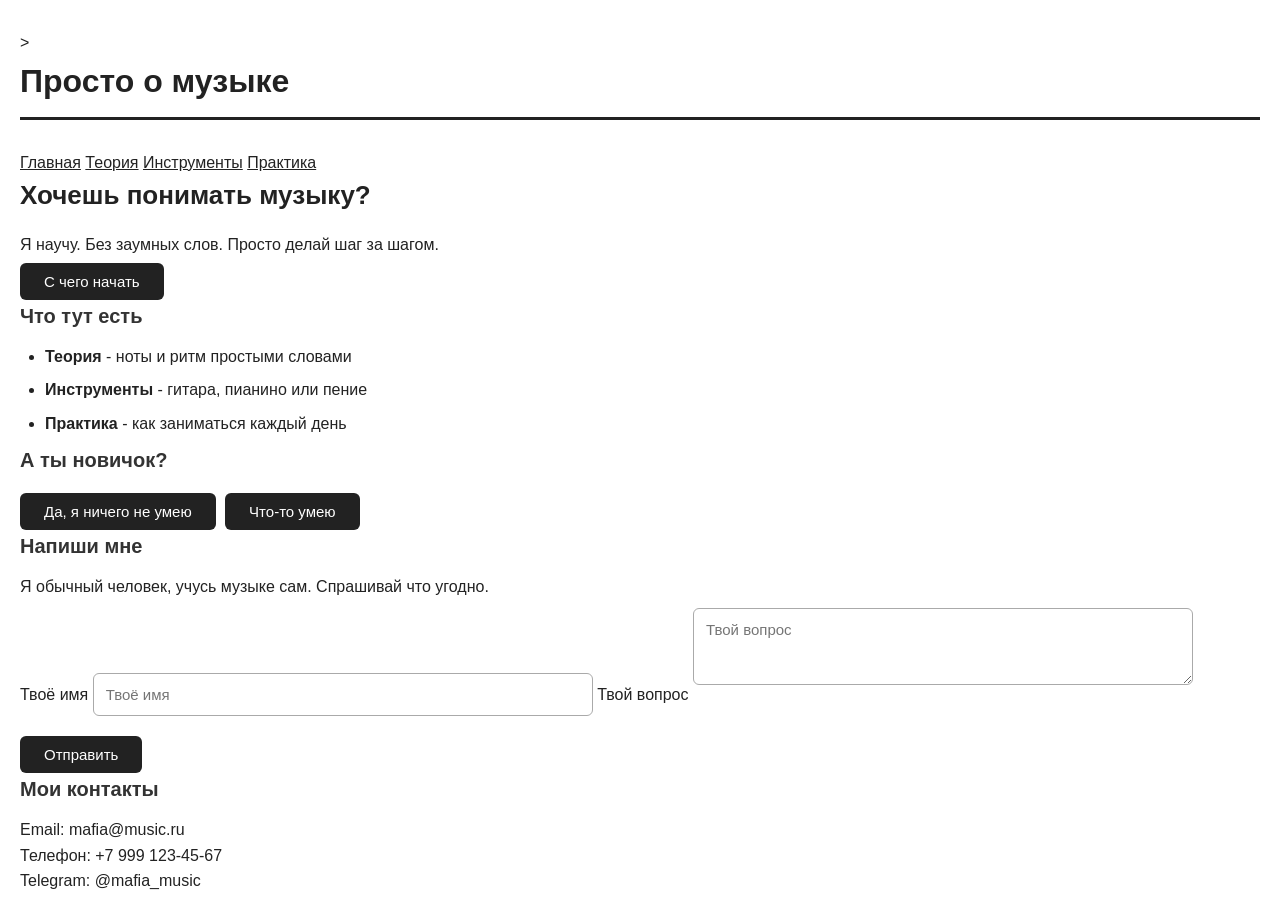
<file: index.html>
<!DOCTYPE html>
<html lang="ru">
<head>
    <meta charset="UTF-8">
    <title>Учим музыку - Главная</title>
</head>
<body>
<link rel="stylesheet" href="style.css">>
    <h1>Просто о музыке</h1>

    <div>
        <a href="index.html">Главная</a>
        <a href="theory.html">Теория</a>
        <a href="instruments.html">Инструменты</a>
        <a href="practice.html">Практика</a>
    </div>

    <div>
        <h2>Хочешь понимать музыку?</h2>
        <p>Я научу. Без заумных слов. Просто делай шаг за шагом.</p>
        <button onclick="alert('Начни с теории. Жми в меню - Теория')">С чего начать</button>
    </div>

    <div>
        <h3>Что тут есть</h3>
        <ul>
            <li><strong>Теория</strong> - ноты и ритм простыми словами</li>
            <li><strong>Инструменты</strong> - гитара, пианино или пение</li>
            <li><strong>Практика</strong> - как заниматься каждый день</li>
        </ul>
    </div>

    <div>
        <h3>А ты новичок?</h3>
        <button onclick="document.getElementById('sovet').innerHTML='Начни с хлопков в ладоши под любимую песню. Просто слушай и хлопай.'">Да, я ничего не умею</button>
        <button onclick="document.getElementById('sovet').innerHTML='Уже что-то слышишь? Попробуй подобрать мелодию из рекламы.'">Что-то умею</button>
        <p id="sovet"></p>
    </div>

    <div>
        <h3>Напиши мне</h3>
        <p>Я обычный человек, учусь музыке сам. Спрашивай что угодно.</p>
        
        <label>Твоё имя</label>
        <input type="text" id="userName" placeholder="Твоё имя">
        
        <label>Твой вопрос</label>
        <textarea rows="3" id="userMsg" placeholder="Твой вопрос"></textarea>
        
        <button onclick="sendMyMessage()">Отправить</button>
        <p id="msgResult"></p>
    </div>

    <div>
        <h3>Мои контакты</h3>
        <p>Email: mafia@music.ru</p>
        <p>Телефон: +7 999 123-45-67</p>
        <p>Telegram: @mafia_music</p>
    </div>

    <script>
        function sendMyMessage() {
            let name = document.getElementById('userName').value;
            let msg = document.getElementById('userMsg').value;
            if (name == "" || msg == "") {
                alert("Напиши имя и вопрос");
            } else {
                document.getElementById('msgResult').innerHTML = "Спасибо, " + name + "! Я отвечу через пару дней. Не бросай музыку!";
                document.getElementById('userName').value = "";
                document.getElementById('userMsg').value = "";
            }
        }
    </script>

</body>
</html>
</file>
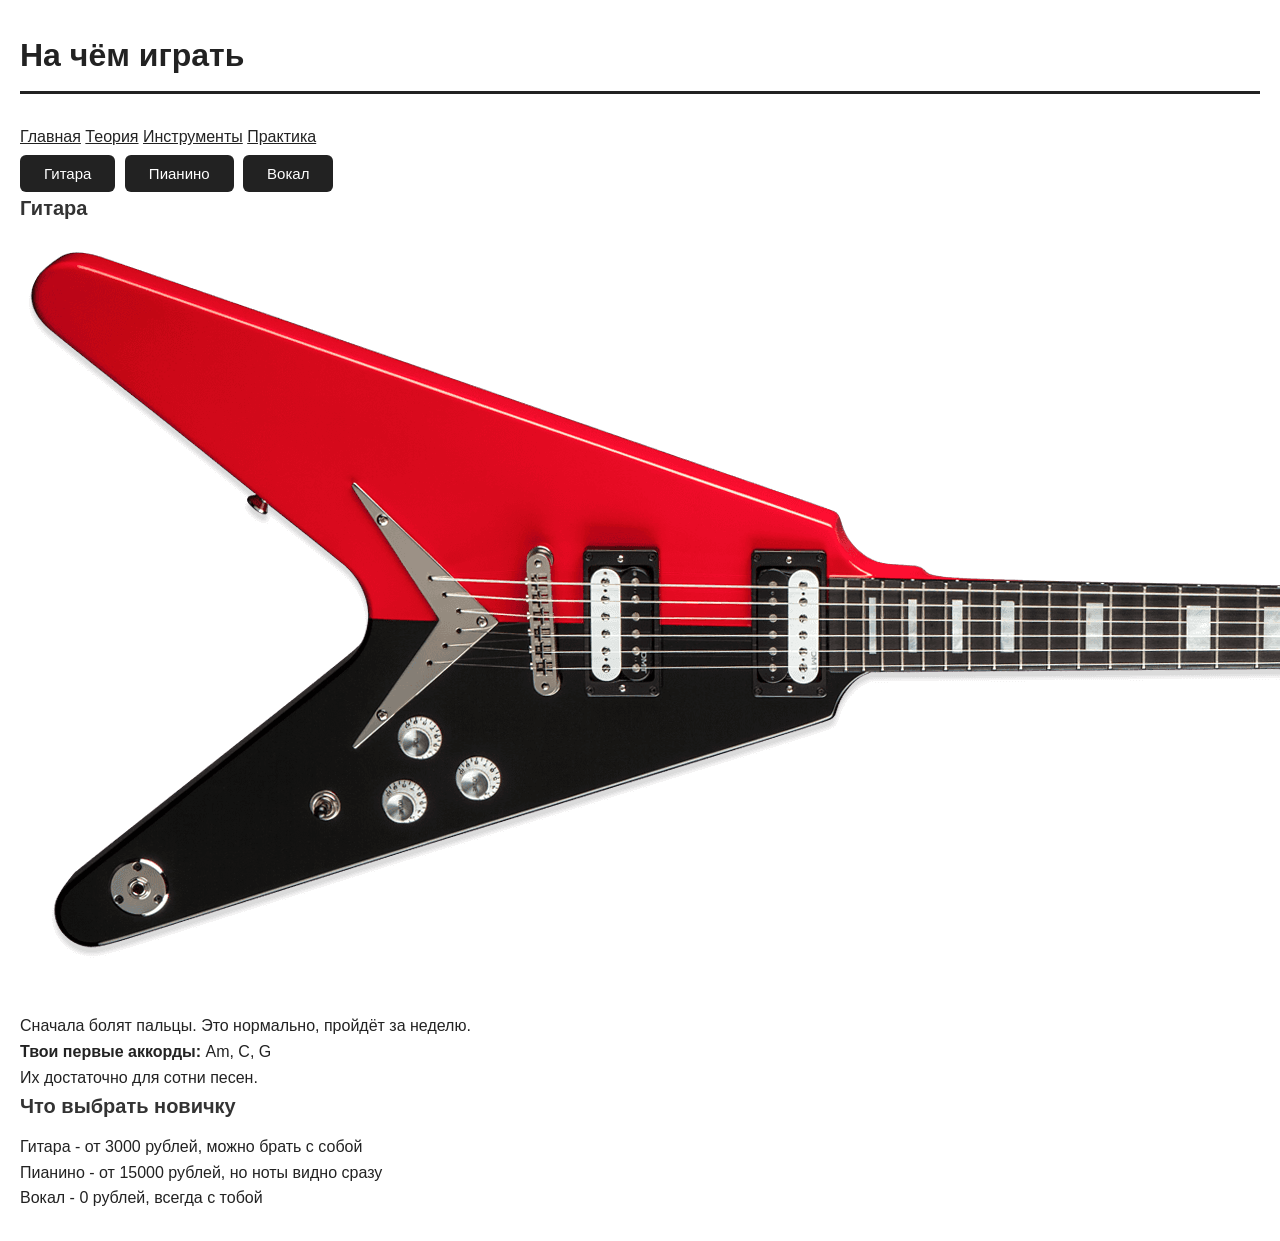
<file: instruments.html>
<!DOCTYPE html>
<html lang="ru">
<head>
    <meta charset="UTF-8">
    <title>Музыкальные инструменты</title>
</head>
<body>
<link rel="stylesheet" href="style.css">
    <h1>На чём играть</h1>

    <div>
        <a href="index.html">Главная</a>
        <a href="theory.html">Теория</a>
        <a href="instruments.html">Инструменты</a>
        <a href="practice.html">Практика</a>
    </div>

    <div>
        <button onclick="showInst('guitar')">Гитара</button>
        <button onclick="showInst('piano')">Пианино</button>
        <button onclick="showInst('voice')">Вокал</button>
    </div>

    <div id="guitar">
        <h3>Гитара</h3>
        <img src="гитара.png">
        <p>Сначала болят пальцы. Это нормально, пройдёт за неделю.</p>
        <p><strong>Твои первые аккорды:</strong> Am, C, G</p>
        <p>Их достаточно для сотни песен.</p>
    </div>

    <div id="piano" style="display: none;">
        <h3>Пианино</h3>
        <img src="пианино.jpg">
        <p>Белые клавиши - это ноты. Чёрные - между ними.</p>
        <p><strong>Как найти ноту ДО:</strong> Найди две чёрные клавиши. Слева от них - ДО.</p>
        <p>Попробуй сыграть все белые подряд - это гамма.</p>
    </div>

    <div id="voice" style="display: none;">
        <h3>Вокал (пение)</h3>
        <img src="рот.jpeg">
        <p>Твой голос - это бесплатный инструмент. Он всегда с тобой.</p>
        <p><strong>Упражнение:</strong> Дуй как на свечку - ровно и спокойно. Так тренируется дыхание.</p>
        <p>Пей тёплую воду перед пением.</p>
    </div>

    <div>
        <h3>Что выбрать новичку</h3>
        <p>Гитара - от 3000 рублей, можно брать с собой</p>
        <p>Пианино - от 15000 рублей, но ноты видно сразу</p>
        <p>Вокал - 0 рублей, всегда с тобой</p>
    </div>

    <script>
        function showInst(name) {
            document.getElementById('guitar').style.display = 'none';
            document.getElementById('piano').style.display = 'none';
            document.getElementById('voice').style.display = 'none';
            document.getElementById(name).style.display = 'block';
        }
    </script>

</body>
</html>
</file>
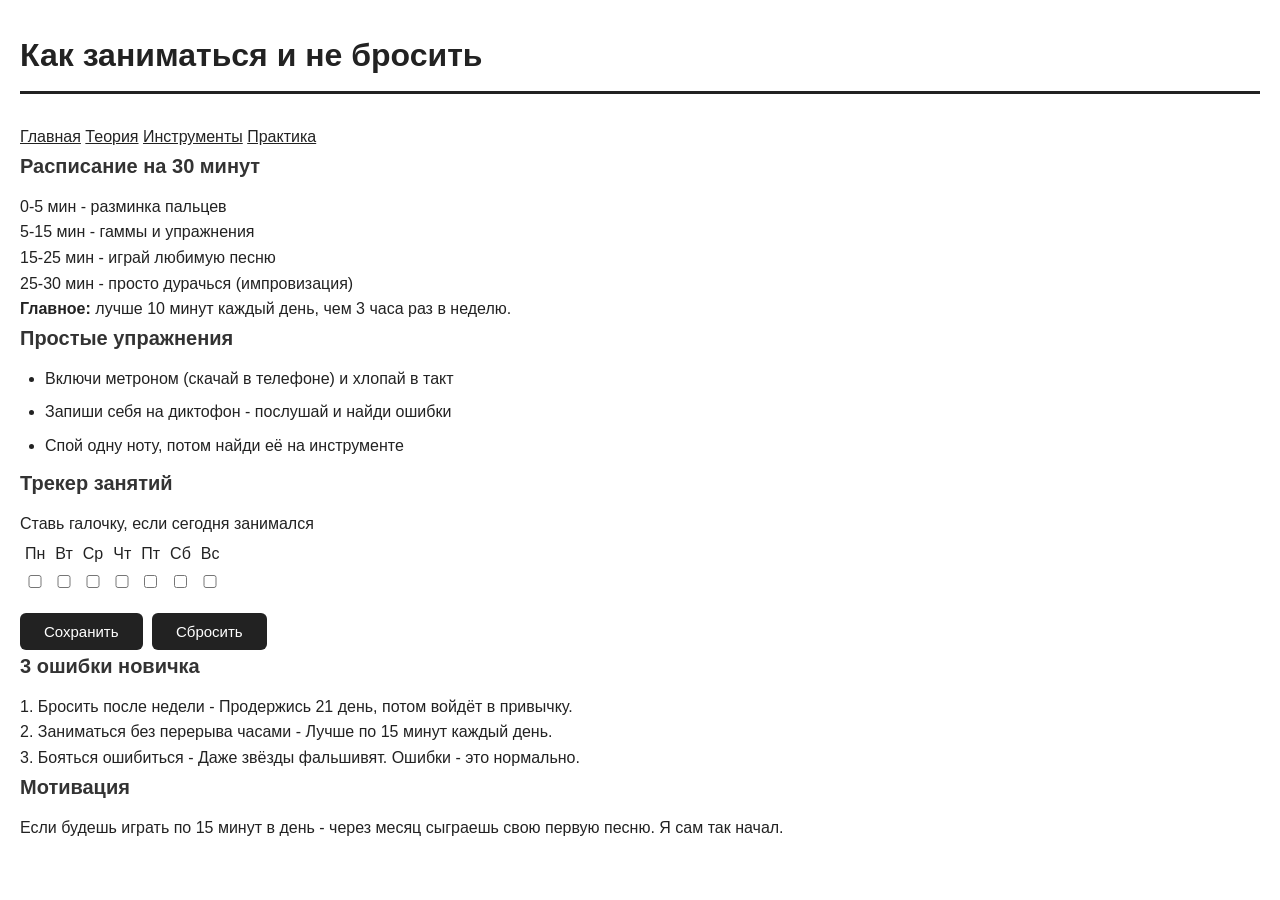
<file: practice.html>
<!DOCTYPE html>
<html lang="ru">
<head>
    <meta charset="UTF-8">
    <title>Практика музыки</title>
</head>
<body>
<link rel="stylesheet" href="style.css">
    <h1>Как заниматься и не бросить</h1>

    <div>
        <a href="index.html">Главная</a>
        <a href="theory.html">Теория</a>
        <a href="instruments.html">Инструменты</a>
        <a href="practice.html">Практика</a>
    </div>

    <div>
        <h3>Расписание на 30 минут</h3>
        <p>0-5 мин - разминка пальцев</p>
        <p>5-15 мин - гаммы и упражнения</p>
        <p>15-25 мин - играй любимую песню</p>
        <p>25-30 мин - просто дурачься (импровизация)</p>
        <p><strong>Главное:</strong> лучше 10 минут каждый день, чем 3 часа раз в неделю.</p>
    </div>

    <div>
        <h3>Простые упражнения</h3>
        <ul>
            <li>Включи метроном (скачай в телефоне) и хлопай в такт</li>
            <li>Запиши себя на диктофон - послушай и найди ошибки</li>
            <li>Спой одну ноту, потом найди её на инструменте</li>
        </ul>
    </div>

    <div>
        <h3>Трекер занятий</h3>
        <p>Ставь галочку, если сегодня занимался</p>
        <div id="tracker"></div>
        <button onclick="saveTrack()">Сохранить</button>
        <button onclick="clearTrack()">Сбросить</button>
        <p id="trackMsg"></p>
    </div>

    <div>
        <h3>3 ошибки новичка</h3>
        <p>1. Бросить после недели - Продержись 21 день, потом войдёт в привычку.</p>
        <p>2. Заниматься без перерыва часами - Лучше по 15 минут каждый день.</p>
        <p>3. Бояться ошибиться - Даже звёзды фальшивят. Ошибки - это нормально.</p>
    </div>

    <div>
        <h3>Мотивация</h3>
        <p>Если будешь играть по 15 минут в день - через месяц сыграешь свою первую песню. Я сам так начал.</p>
    </div>

    <script>
        const days = ['Пн', 'Вт', 'Ср', 'Чт', 'Пт', 'Сб', 'Вс'];
        
        function loadTrack() {
            let saved = localStorage.getItem('musicTrack');
            let checks = saved ? JSON.parse(saved) : [false, false, false, false, false, false, false];
            let html = '';
            for (let i = 0; i < days.length; i++) {
                html += '<div style="display:inline-block; margin:5px; text-align:center;">' + days[i] + '<br><input type="checkbox" id="day' + i + '" ' + (checks[i] ? 'checked' : '') + '></div>';
            }
            document.getElementById('tracker').innerHTML = html;
        }
        
        function saveTrack() {
            let newChecks = [];
            for (let i = 0; i < days.length; i++) {
                let cb = document.getElementById('day' + i);
                newChecks.push(cb ? cb.checked : false);
            }
            localStorage.setItem('musicTrack', JSON.stringify(newChecks));
            document.getElementById('trackMsg').innerHTML = 'Сохранено. Ты молодец.';
            setTimeout(() => document.getElementById('trackMsg').innerHTML = '', 2000);
        }
        
        function clearTrack() {
            localStorage.removeItem('musicTrack');
            loadTrack();
            document.getElementById('trackMsg').innerHTML = 'Всё сброшено. Начинай сначала.';
        }
        
        loadTrack();
    </script>

</body>
</html>
</file>
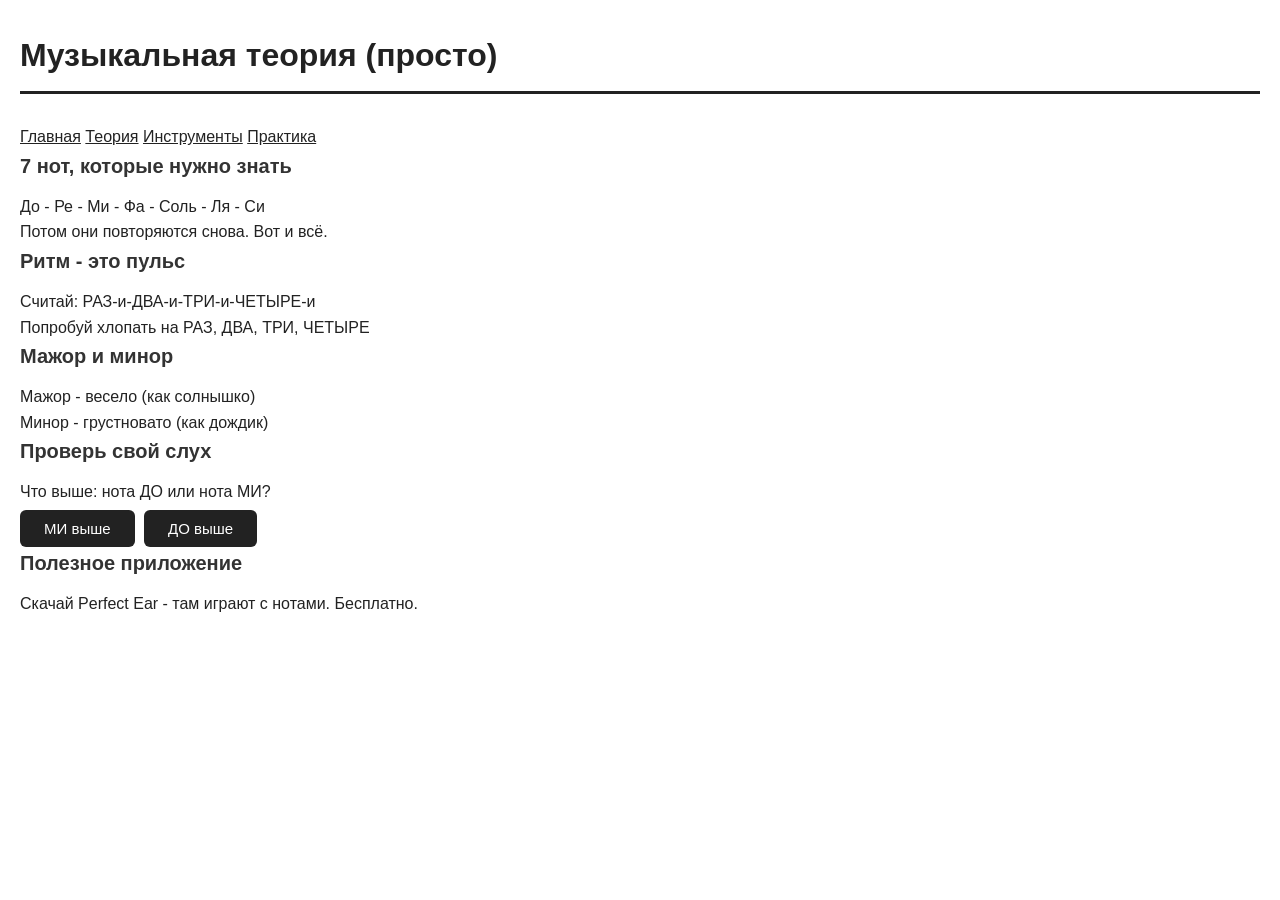
<file: theory.html>
<!DOCTYPE html>
<html lang="ru">
<head>
    <meta charset="UTF-8">
    <title>Теория музыки</title>
</head>
<body>
<link rel="stylesheet" href="style.css">
    <h1>Музыкальная теория (просто)</h1>

    <div>
        <a href="index.html">Главная</a>
        <a href="theory.html">Теория</a>
        <a href="instruments.html">Инструменты</a>
        <a href="practice.html">Практика</a>
    </div>

    <div>
        <h3>7 нот, которые нужно знать</h3>
        <p>До - Ре - Ми - Фа - Соль - Ля - Си</p>
        <p>Потом они повторяются снова. Вот и всё.</p>
    </div>

    <div>
        <h3>Ритм - это пульс</h3>
        <p>Считай: РАЗ-и-ДВА-и-ТРИ-и-ЧЕТЫРЕ-и</p>
        <p>Попробуй хлопать на РАЗ, ДВА, ТРИ, ЧЕТЫРЕ</p>
    </div>

    <div>
        <h3>Мажор и минор</h3>
        <p>Мажор - весело (как солнышко)</p>
        <p>Минор - грустновато (как дождик)</p>
    </div>

    <div>
        <h3>Проверь свой слух</h3>
        <p>Что выше: нота ДО или нота МИ?</p>
        <button onclick="document.getElementById('otvet').innerHTML='Правильно! МИ выше, чем ДО'">МИ выше</button>
        <button onclick="document.getElementById('otvet').innerHTML='Нет. МИ выше, потому что порядок: До-Ре-Ми'">ДО выше</button>
        <p id="otvet"></p>
    </div>

    <div>
        <h3>Полезное приложение</h3>
        <p>Скачай Perfect Ear - там играют с нотами. Бесплатно.</p>
    </div>

</body>
</html>
</file>
<file: style.css>
* {
    margin: 0;
    padding: 0;
    box-sizing: border-box;
}

body {
    background: white;
    color: #222;
    font-family: 'Segoe UI', Tahoma, Geneva, Verdana, sans-serif;
    line-height: 1.6;
    padding: 30px 20px;
}
h1 {
    font-size: 32px;
    margin-bottom: 30px;
    padding-bottom: 10px;
    border-bottom: 3px solid #222;
}

h2 {
    font-size: 26px;
    margin-bottom: 15px;
}

h3 {
    font-size: 20px;
    margin-bottom: 12px;
    color: #333;
}
.menu {
    margin: 25px 0 35px 0;
    padding-bottom: 15px;
    border-bottom: 1px solid #ccc;
}

.menu a {
    color: #222;
    text-decoration: none;
    padding: 8px 16px;
    margin-right: 10px;
    background: #e8e8e8;
    border-radius: 6px;
    transition: 0.2s;
    display: inline-block;
}

.menu a:hover {
    background: #222;
    color: white;
}
.block {
    background: #f5f5f5;
    padding: 25px;
    margin: 25px 0;
    border-radius: 12px;
    border: 1px solid #ddd;
}
button {
    background: #222;
    color: white;
    border: none;
    padding: 10px 24px;
    border-radius: 6px;
    font-size: 15px;
    cursor: pointer;
    margin: 5px 5px 0 0;
    transition: 0.2s;
}

button:hover {
    background: #555;
}
input, textarea {
    width: 100%;
    max-width: 500px;
    padding: 12px;
    margin: 8px 0 15px 0;
    border: 1px solid #aaa;
    border-radius: 6px;
    font-family: inherit;
    font-size: 15px;
}

textarea {
    resize: vertical;
}
ul {
    margin-left: 25px;
}

li {
    margin: 8px 0;
}
table {
    width: 100%;
    border-collapse: collapse;
    margin: 15px 0;
}

th, td {
    border: 1px solid #aaa;
    padding: 10px;
    text-align: left;
}

th {
    background: #e0e0e0;
}
a {
    color: #222;
}

.day-checkbox {
    display: inline-block;
    background: #e8e8e8;
    text-align: center;
    margin: 5px;
    padding: 10px;
    border-radius: 8px;
    min-width: 65px;
}
hr {
    margin: 30px 0 20px;
    border-color: #ccc;
}

@media (max-width: 600px) {
    body {
        padding: 20px 15px;
    }
    
    h1 {
        font-size: 26px;
    }
    
    .menu a {
        display: inline-block;
        margin-bottom: 8px;
    }
    
    .day-checkbox {
        min-width: 50px;
        font-size: 13px;
    }
}
</file>
